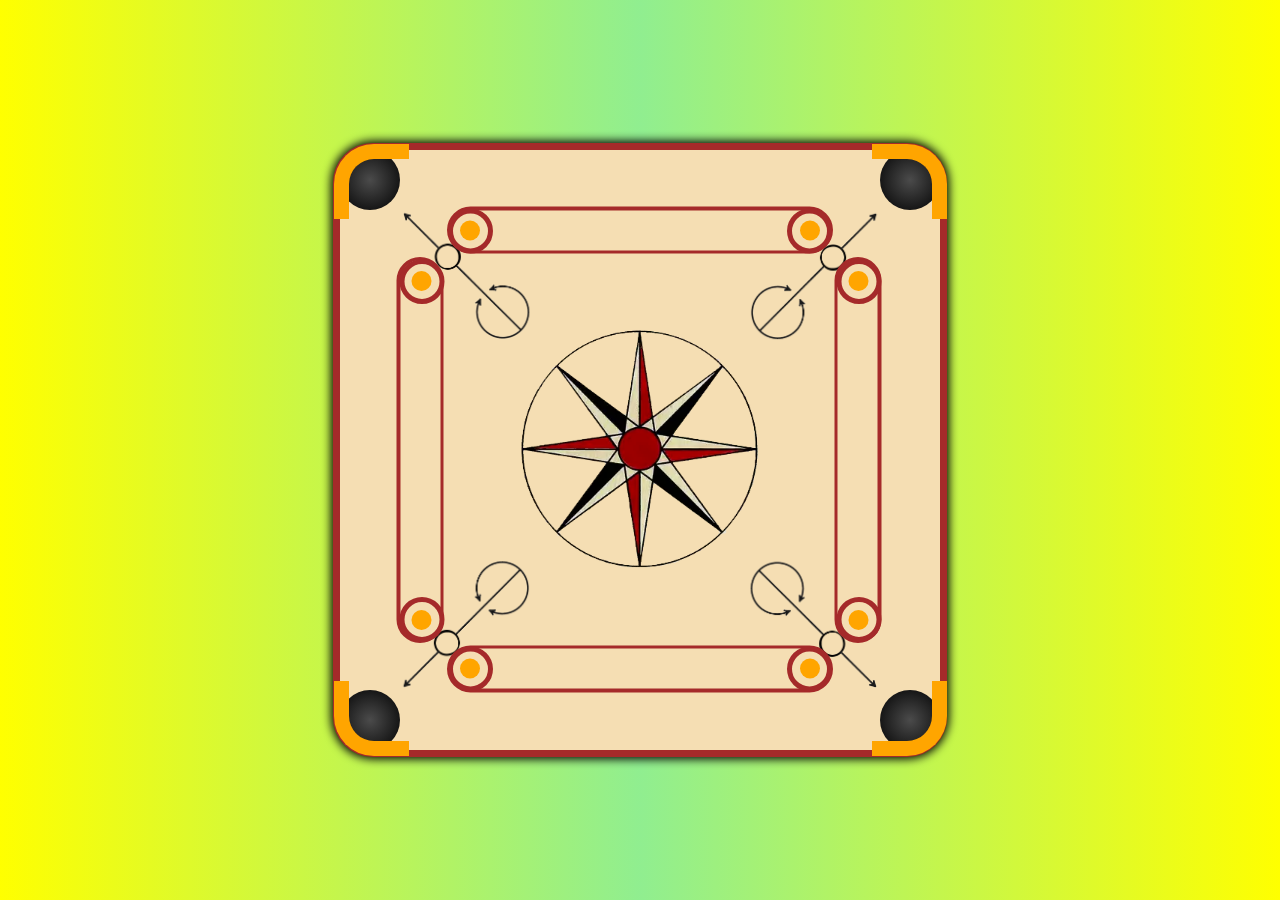
<file: Front End/Carrom/index.html>
<!DOCTYPE html>
<html lang="en">
<head>
    <meta charset="UTF-8">
    <meta name="viewport" content="width=device-width, initial-scale=1.0">
    <title>Carrom</title>
    <link rel="stylesheet" href="style.css">
</head>
<body>
    <div class="frame">
            <div class="pockets pockets1"></div>
            <div class="corner corner1"></div>
            <div class="pockets pockets2"></div>
            <div class="corner corner2"></div>
            <div class="pockets pockets3"></div>
            <div class="corner corner3"></div>
            <div class="pockets pockets4"></div>
            <div class="corner corner4"></div>

            <img src="Star.png" class="star">
            <img src="arrow.png" class="arrow1">
            <img src="arrow.png" class="arrow2">
            <img src="arrow.png" class="arrow3">
            <img src="arrow.png" class="arrow4">

            <div class="base base-top">
                <div class="circle circle-left">
                    <div class="outline outline-left"></div>
                </div>
                <div class="circle circle-right">
                    <div class="outline outline-right"></div>
                </div>
            </div>
            <div class="base base-right">
                <div class="circle circle-top">
                    <div class="outline outline-top"></div>
                </div>
                <div class="circle circle-bottom">
                    <div class="outline outline-bottom"></div>
                </div>
            </div>
            <div class="base base-bottom">
                <div class="circle circle-left">
                    <div class="outline outline-left"></div>
                </div>
                <div class="circle circle-right">
                    <div class="outline outline-right"></div>
                </div>
            </div>
            <div class="base base-left">
                <div class="circle circle-top">
                    <div class="outline outline-top"></div>
                </div>
                <div class="circle circle-bottom">
                    <div class="outline outline-bottom"></div>
                </div>
            </div>
    </div>
</body>
</html>
</file>
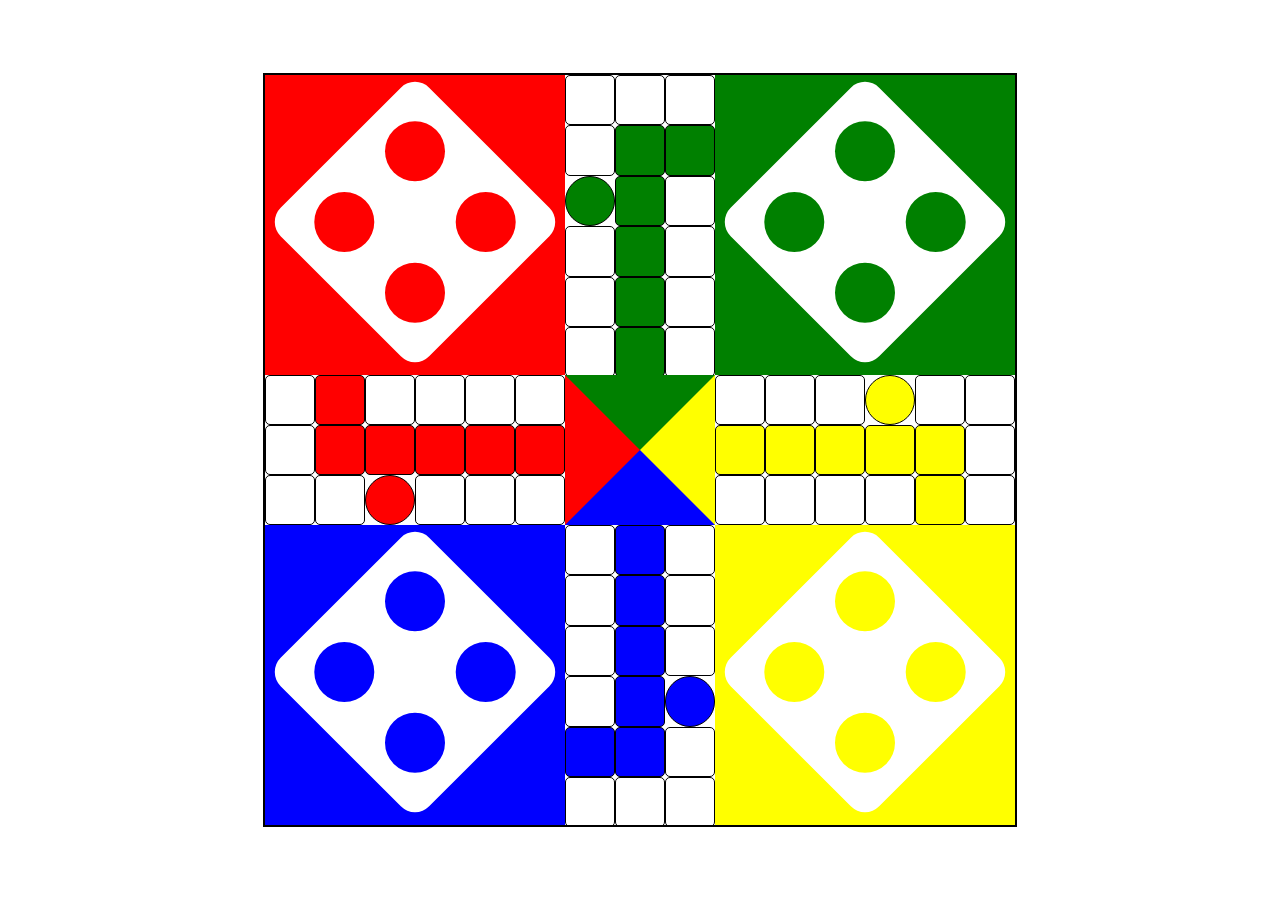
<file: Front End/Ludo/index.html>
<!DOCTYPE html>
<html lang="en">
<head>
    <meta charset="UTF-8">
    <meta name="viewport" content="width=device-width, initial-scale=1.0">
    <title>Ludo</title>
    <link rel="stylesheet" href="style.css">
</head>
<body>
    <div id="outer">
        <div class="box1">
            <div class="red">
                <div class="box">
                    <div class="rb"></div>
                    <div class="rb"></div>
                    <div class="rb"></div>
                    <div class="rb"></div>
                </div>
            </div>
            <div class="mid_box">
                <div class="row">
                    <div class="r1 "></div>
                    <div class="r1"></div>
                    <div class="r1 g circle"></div>
                    <div class="r1"></div>
                    <div class="r1"></div>
                    <div class="r1"></div>
                </div>
                <div class="row">
                    <div class="r1"></div>
                    <div class="r1 g"></div>
                    <div class="r1 g"></div>
                    <div class="r1 g"></div>
                    <div class="r1 g"></div>
                    <div class="r1 g"></div>
                </div>
                <div class="row">
                    <div class="r1"></div>
                    <div class="r1 g"></div>
                    <div class="r1"></div>
                    <div class="r1"></div>
                    <div class="r1"></div>
                    <div class="r1"></div>
                </div>
            </div>
            <div class="green">
                <div class="box">
                    <div class="gb"></div>
                    <div class="gb"></div>
                    <div class="gb"></div>
                    <div class="gb"></div>
                </div>
            </div>
        </div>
        <div class="box2">
            <div class="box2a">
                <div class="column">
                    <div class="c1"></div>
                    <div class="c1 r"></div>
                    <div class="c1"></div>
                    <div class="c1"></div>
                    <div class="c1"></div>
                    <div class="c1"></div>
                </div>
                <div class="column">
                    <div class="c1"></div>
                    <div class="c1 r"></div>
                    <div class="c1 r"></div>
                    <div class="c1 r"></div>
                    <div class="c1 r"></div>
                    <div class="c1 r"></div>
                </div>
                <div class="column">
                    <div class="c1"></div>
                    <div class="c1"></div>
                    <div class="c1 r circle"></div>
                    <div class="c1"></div>
                    <div class="c1"></div>
                    <div class="c1"></div>
                </div>
            </div>
            <div class="box2b">
                <div class="color">
                    <div style="position: absolute;"></div>
                </div>
            </div>
            <div class="box2c">
                <div class="column">
                    <div class="c1"></div>
                    <div class="c1"></div>
                    <div class="c1"></div>
                    <div class="c1 y circle"></div>
                    <div class="c1"></div>
                    <div class="c1"></div>
                </div>
                <div class="column">
                    <div class="c1 y"></div>
                    <div class="c1 y"></div>
                    <div class="c1 y"></div>
                    <div class="c1 y"></div>
                    <div class="c1 y"></div>
                    <div class="c1"></div>
                </div>
                <div class="column">
                    <div class="c1"></div>
                    <div class="c1"></div>
                    <div class="c1"></div>
                    <div class="c1"></div>
                    <div class="c1 y"></div>
                    <div class="c1"></div>
                </div>
            </div>
        </div>
        <div class="box1">
            <div class="blue">
                <div class="box">
                    <div class="bb"></div>
                    <div class="bb"></div>
                    <div class="bb"></div>
                    <div class="bb"></div>
                </div>
            </div>
            <div class="mid_box">
                <div class="row">
                    <div class="r1"></div>
                    <div class="r1"></div>
                    <div class="r1"></div>
                    <div class="r1"></div>
                    <div class="r1 b"></div>
                    <div class="r1"></div>
                </div>
                <div class="row">
                    <div class="r1 b"></div>
                    <div class="r1 b"></div>
                    <div class="r1 b"></div>
                    <div class="r1 b"></div>
                    <div class="r1 b"></div>
                    <div class="r1"></div>
                </div>
                <div class="row">
                    <div class="r1"></div>
                    <div class="r1"></div>
                    <div class="r1"></div>
                    <div class="r1 circle b"></div>
                    <div class="r1"></div>
                    <div class="r1"></div>
                </div>
            </div>
            <div class="yellow">
                <div class="box">
                    <div class="yb"></div>
                    <div class="yb"></div>
                    <div class="yb"></div>
                    <div class="yb"></div>
                </div>
            </div>
        </div>
        </div>
    </div>
</body>
</html>
</file>
<file: Front End/Carrom/style.css>
body{
    background:radial-gradient(circle , lightgreen, yellow);
}

.frame{
    border: 7px solid brown;
    height: 600px;
    width: 600px;
    top: 50%;
    left: 50%;
    transform: translate(-50%,-50%);
    position: absolute;
    border-radius: 40px;
    box-shadow: 0px 0px 10px 2px;
    background-color: wheat;
}

.pockets{
    height: 60px;
    width: 60px;
    background: radial-gradient(circle, rgb(75, 75, 75), black);
    position: absolute;
    border-radius:30px;
}

.pockets1{
    top: 0;
    left: 0;
}

.pockets2{
    top: 0;
    right: 0;
}

.pockets3{
    bottom: 0;
    right: 0;
}

.pockets4{
    bottom: 0;
    left: 0;
}

.base{
    border: 3px solid brown;
    position: absolute;
    transform: translate(-50%, -50%);
    border-radius: 30px;
}

.base-top{
    height: 40px;
    width: 380px;
    top: 80px;
    left: 300px;
    border-top: 4px solid brown;
}

.base-right{
    height: 380px;
    width: 40px;
    top: 300px;
    right: 35px;
    border-right: 4px solid brown;
}

.base-bottom{
    height: 40px;
    width: 380px;
    bottom: 34px;
    left: 300px;
    border-bottom: 4px solid brown;
}

.base-left{
    height: 380px;
    width: 40px;
    top: 300px;
    left: 80px;
    border-left: 4px solid brown;
}

.circle{
    width: 20px;
    height: 20px;
    border-radius: 20px;
    background-color: orange;
    position: absolute;
}

.outline{
    border: 5px solid brown;
    height: 35px;
    width: 35px;
    border-radius:50%;
    position: absolute;
}

.outline-left{
    top: -12px;
    left: -12px;
    position: absolute;
}

.outline-right{
    top: -12px;
    right: -12px;
}

.circle-left{
    margin-top: 10px;
    margin-left: 10px;
    position: absolute;
}

.circle-right{
    right: 0;
    top: 0;
    margin-top: 10px;
    margin-right: 10px;
}

.circle-top{
    margin-top: 10.5px;
    margin-left: 10.5px;
    position: absolute;
}

.circle-bottom{
    right: 0;
    bottom: 0;
    margin-bottom: 10px;
    margin-right: 9.5px;
}

.outline-top{
    top: -12px;
    left: -12px;
    position: absolute;
}

.outline-bottom{
    bottom: -12px;
    left: -12px;
}

.corner{
    height: 60px;
    width: 60px;
    position: absolute;
}

.corner1{
    border-top: 15px solid orange;
    border-radius: 40px 0 0 0;
    border-left: 15px solid orange;
    top: -6px;
    left: -6px;
}

.corner2{
    border-top: 15px solid orange;
    border-radius: 0 40px 0 0;
    border-right: 15px solid orange;
    top: -6px;
    right: -7px;
}

.corner3{
    border-right: 15px solid orange;
    border-radius: 0 0 40px 0;
    border-bottom: 15px solid orange;
    bottom: -6px;
    right: -7px;
}

.corner4{
    border-bottom: 15px solid orange;
    border-radius: 0 0 0 40px;
    border-left: 15px solid orange;
    bottom: -6px;
    left: -6px;
}

.star{
    position: absolute;
    width: 40%;
    top: 50%;
    left: 50%;
    transform: translate(-50%, -50%);
}

.arrow1{
    position: absolute;
    top: 55px;
    right: 55px;
    width: 23%;
}

.arrow2{
    position: absolute;
    top: 55px;
    left: 55px;
    rotate: 270deg;
    width: 23%;
}

.arrow3{
    position: absolute;
    bottom: 55px;
    rotate: 90deg;
    right: 55px;
    width: 23%;
}

.arrow4{
    position: absolute;
    bottom: 55px;
    rotate: 180deg;
    left: 55px;
    width: 23%;
}
</file>
<file: Front End/Ludo/style.css>
#outer{
    border: 2px solid black;
    height: 750px;
    width: 750px;
    position: absolute;
    top: 50%;
    left: 50%;
    transform: translate(-50%, -50%);
}

.box1{
    height: 300px;
    width: 750px;
}

.box2{
    height: 150px;
    width: 750px;
}

.red{
    background-color: red;
    height: 300px;
    width: 300px;
    float: left;
}

.green{
    background-color: green;
    height: 300px;
    width: 300px;
    float: right;
}

.blue{
    background-color: blue;
    height: 300px;
    width: 300px;
    float: left;
}

.yellow{
    background-color: yellow;
    height: 300px;
    width: 300px;
    float: right;
}

.box{
    height: 200px;
    width: 200px;
    background-color: white;
    transform: rotate(45deg);
    margin: 42px auto;
    border-radius: 20px;
    padding: 5px;
}

.rb{
    height: 60px;
    width: 60px;
    background-color: red;
    border-radius: 30px;
    float: left;
    margin: 20px;
}

.gb{
    height: 60px;
    width: 60px;
    background-color: green;
    border-radius: 30px;
    float: left;
    margin: 20px;
}

.bb{
    height: 60px;
    width: 60px;
    background-color: blue;
    border-radius: 30px;
    float: left;
    margin: 20px;
}

.yb{
    height: 60px;
    width: 60px;
    background-color: yellow;
    border-radius: 30px;
    float: left;
    margin: 20px;
}

.mid_box{
    height: 300px;
    width: 150px;
    float: left;
}

.row{
    height: 300px;
    width: 50px;
    float: left;
}

.r1{
    height: 48.4px;
    width: 48.4px;
    border: 1px solid black;
    border-radius: 5px;
}

.box2a{
    height: 150px;
    width: 300px;
    float: left;
}

.box2c{
    height: 150px;
    width: 300px;
    float: right;
}

.column{
    height: 50px;
    width: 300px;
    display: flex;
}

.c1{
    height: 48.4px;
    width: 48.4px;
    border: 1px solid black;
    border-radius: 5px;
}

.y{
    background-color: yellow;
}

.r{
    background-color: red;
}

.b{
    background-color: blue;
}

.g{
    background-color: green;
}

.circle{
    border-radius: 25px;
    background-image: url();
}

.box2b{
    height: 150px;
    width: 150px;
    float: left;
    background-color: black;
}

.color{
    border: 75px solid;
    border-color:green yellow blue red;
}
</file>
